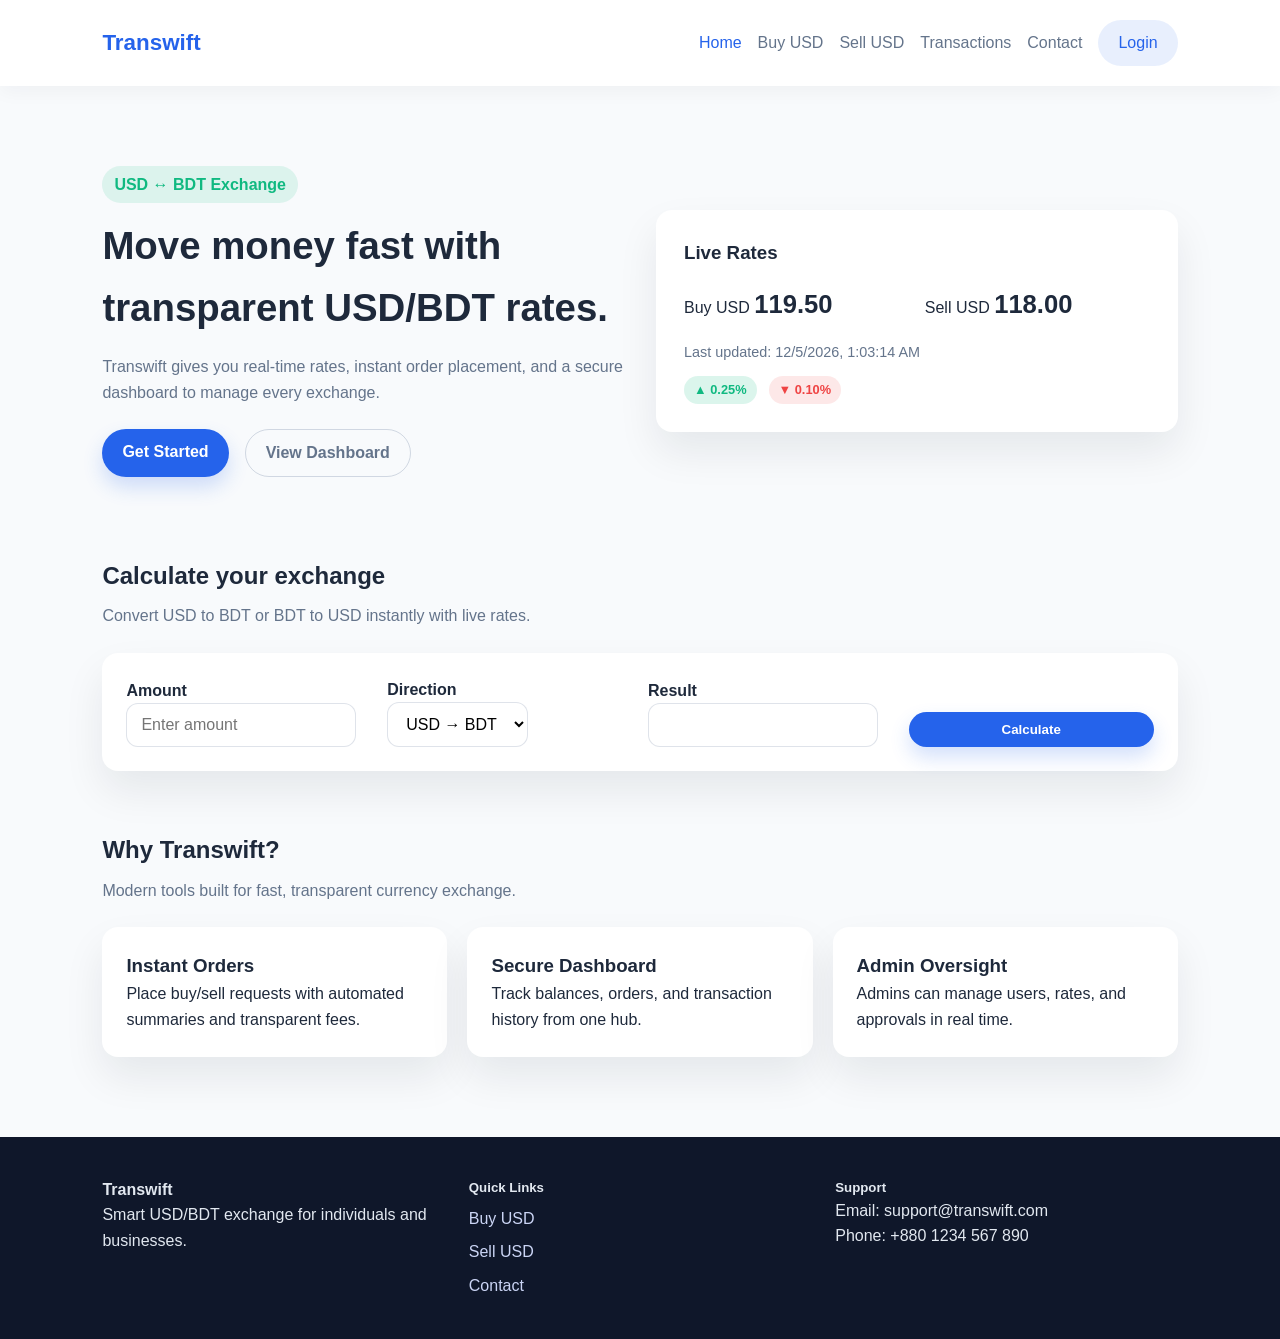
<file: index.html>
<!DOCTYPE html>
<html lang="en">
<head>
  <meta charset="UTF-8" />
  <meta name="viewport" content="width=device-width, initial-scale=1.0" />
  <title>Transwift | USD to BDT Exchange</title>
  <meta name="description" content="Transwift helps you exchange USD to BDT instantly with transparent buy/sell rates, secure orders, and real-time tracking." />
  <link rel="icon" type="image/svg+xml" href="assets/images/favicon.svg" />
  <link rel="stylesheet" href="css/style.css" />
  <script defer src="js/main.js"></script>
  <script defer src="js/rates.js"></script>
</head>
<body>
  <header class="site-header">
    <nav class="navbar">
      <a class="logo" href="index.html">Transwift</a>
      <button class="nav-toggle" aria-label="Toggle navigation">☰</button>
      <div class="nav-links">
        <a href="index.html" class="active">Home</a>
        <a href="buy.html">Buy USD</a>
        <a href="sell.html">Sell USD</a>
        <a href="transactions.html">Transactions</a>
        <a href="contact.html">Contact</a>
        <a href="login.html" class="btn secondary">Login</a>
      </div>
    </nav>
  </header>

  <main>
    <section class="hero">
      <div class="hero-content">
        <p class="pill">USD ↔ BDT Exchange</p>
        <h1>Move money fast with transparent USD/BDT rates.</h1>
        <p class="lead">Transwift gives you real-time rates, instant order placement, and a secure dashboard to manage every exchange.</p>
        <div class="hero-actions">
          <a class="btn primary" href="register.html">Get Started</a>
          <a class="btn ghost" href="dashboard.html">View Dashboard</a>
        </div>
      </div>
      <div class="hero-card">
        <h3>Live Rates</h3>
        <div class="rate-grid">
          <div>
            <span>Buy USD</span>
            <strong id="buyRate">119.50</strong>
          </div>
          <div>
            <span>Sell USD</span>
            <strong id="sellRate">118.00</strong>
          </div>
        </div>
        <p class="rate-updated">Last updated: <span id="rateUpdated">--</span></p>
        <div class="trend">
          <span id="buyTrend" class="trend-indicator up">▲ 0.25%</span>
          <span id="sellTrend" class="trend-indicator down">▼ 0.10%</span>
        </div>
      </div>
    </section>

    <section class="section">
      <div class="section-header">
        <h2>Calculate your exchange</h2>
        <p>Convert USD to BDT or BDT to USD instantly with live rates.</p>
      </div>
      <div class="calculator card">
        <div>
          <label for="calcAmount">Amount</label>
          <input type="number" id="calcAmount" placeholder="Enter amount" />
        </div>
        <div>
          <label for="calcDirection">Direction</label>
          <select id="calcDirection">
            <option value="usdToBdt">USD → BDT</option>
            <option value="bdtToUsd">BDT → USD</option>
          </select>
        </div>
        <div>
          <label for="calcResult">Result</label>
          <input type="text" id="calcResult" readonly />
        </div>
        <button class="btn primary" id="calcBtn">Calculate</button>
      </div>
    </section>

    <section class="section features">
      <div class="section-header">
        <h2>Why Transwift?</h2>
        <p>Modern tools built for fast, transparent currency exchange.</p>
      </div>
      <div class="feature-grid">
        <article class="card">
          <h3>Instant Orders</h3>
          <p>Place buy/sell requests with automated summaries and transparent fees.</p>
        </article>
        <article class="card">
          <h3>Secure Dashboard</h3>
          <p>Track balances, orders, and transaction history from one hub.</p>
        </article>
        <article class="card">
          <h3>Admin Oversight</h3>
          <p>Admins can manage users, rates, and approvals in real time.</p>
        </article>
      </div>
    </section>
  </main>

  <footer class="site-footer">
    <div>
      <h4>Transwift</h4>
      <p>Smart USD/BDT exchange for individuals and businesses.</p>
    </div>
    <div>
      <h5>Quick Links</h5>
      <a href="buy.html">Buy USD</a>
      <a href="sell.html">Sell USD</a>
      <a href="contact.html">Contact</a>
    </div>
    <div>
      <h5>Support</h5>
      <p>Email: support@transwift.com</p>
      <p>Phone: +880 1234 567 890</p>
    </div>
  </footer>
</body>
</html>
</file>
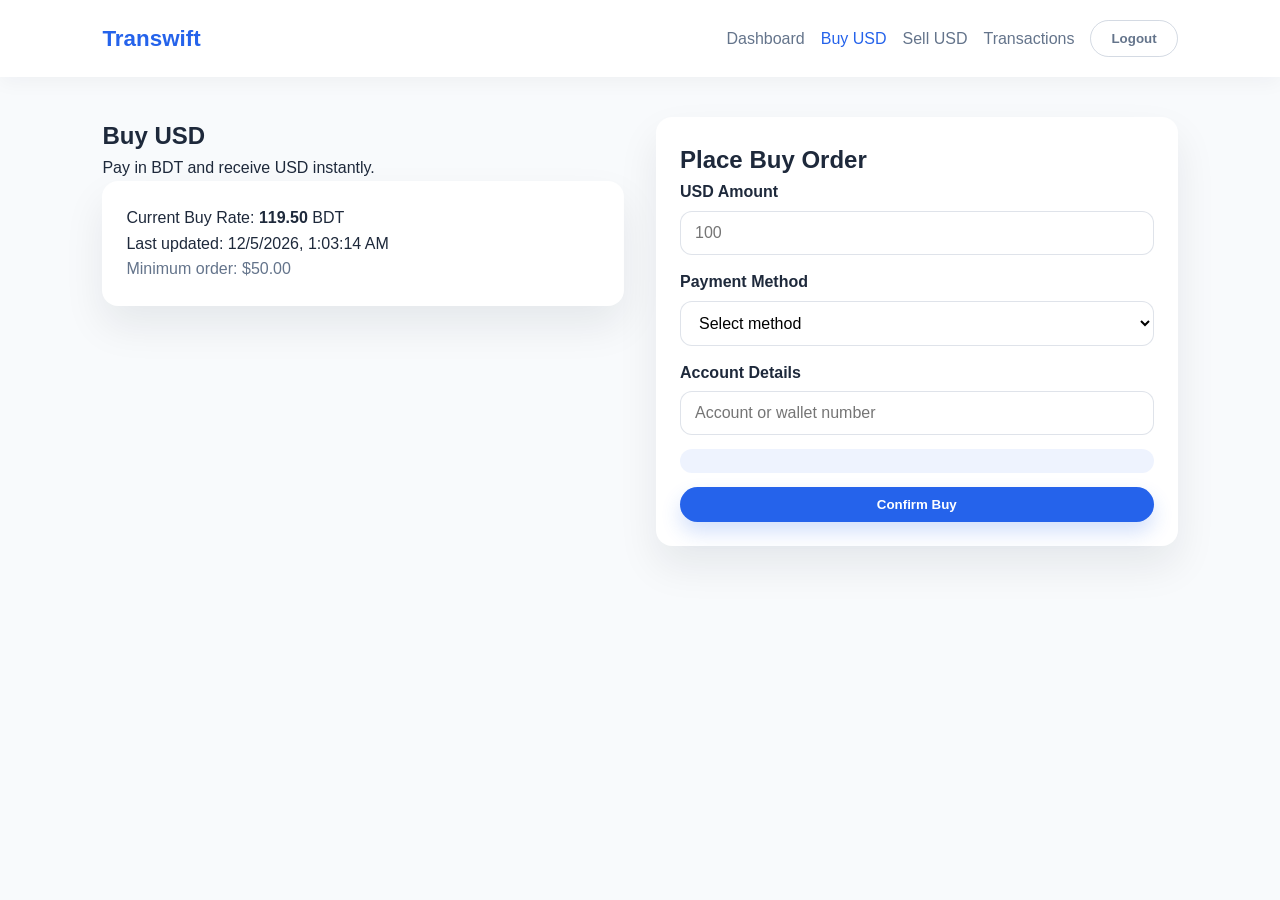
<file: buy.html>
<!DOCTYPE html>
<html lang="en">
<head>
  <meta charset="UTF-8" />
  <meta name="viewport" content="width=device-width, initial-scale=1.0" />
  <title>Buy USD | Transwift</title>
  <meta name="description" content="Buy USD with BDT using Transwift's secure exchange." />
  <link rel="icon" type="image/svg+xml" href="assets/images/favicon.svg" />
  <link rel="stylesheet" href="css/style.css" />
  <link rel="stylesheet" href="css/dashboard.css" />
  <script defer src="js/main.js"></script>
  <script defer src="js/rates.js"></script>
  <script defer src="js/orders.js"></script>
</head>
<body>
  <header class="site-header">
    <nav class="navbar">
      <a class="logo" href="index.html">Transwift</a>
      <button class="nav-toggle" aria-label="Toggle navigation">☰</button>
      <div class="nav-links">
        <a href="dashboard.html">Dashboard</a>
        <a href="buy.html" class="active">Buy USD</a>
        <a href="sell.html">Sell USD</a>
        <a href="transactions.html">Transactions</a>
        <button class="btn ghost" id="logoutBtn">Logout</button>
      </div>
    </nav>
  </header>

  <main class="order-page">
    <section class="order-summary">
      <h1>Buy USD</h1>
      <p>Pay in BDT and receive USD instantly.</p>
      <div class="card">
        <p>Current Buy Rate: <strong id="buyRate">119.50</strong> BDT</p>
        <p>Last updated: <span id="rateUpdated">--</span></p>
        <p class="muted">Minimum order: $<span id="minOrder">--</span></p>
      </div>
    </section>

    <section class="order-form card">
      <h2>Place Buy Order</h2>
      <form id="buyForm" data-type="Buy">
        <label>USD Amount
          <input type="number" id="usdAmount" placeholder="100" required />
        </label>
        <label>Payment Method
          <select id="paymentMethod" required></select>
        </label>
        <label>Account Details
          <input type="text" id="accountDetails" placeholder="Account or wallet number" required />
        </label>
        <div class="order-result" id="orderSummary"></div>
        <button class="btn primary" type="submit">Confirm Buy</button>
      </form>
    </section>
  </main>

  <div class="modal" id="orderModal" aria-hidden="true">
    <div class="modal-content">
      <h3>Order Confirmed</h3>
      <p id="modalMessage"></p>
      <button class="btn primary" id="closeModal">Done</button>
    </div>
  </div>
</body>
</html>
</file>
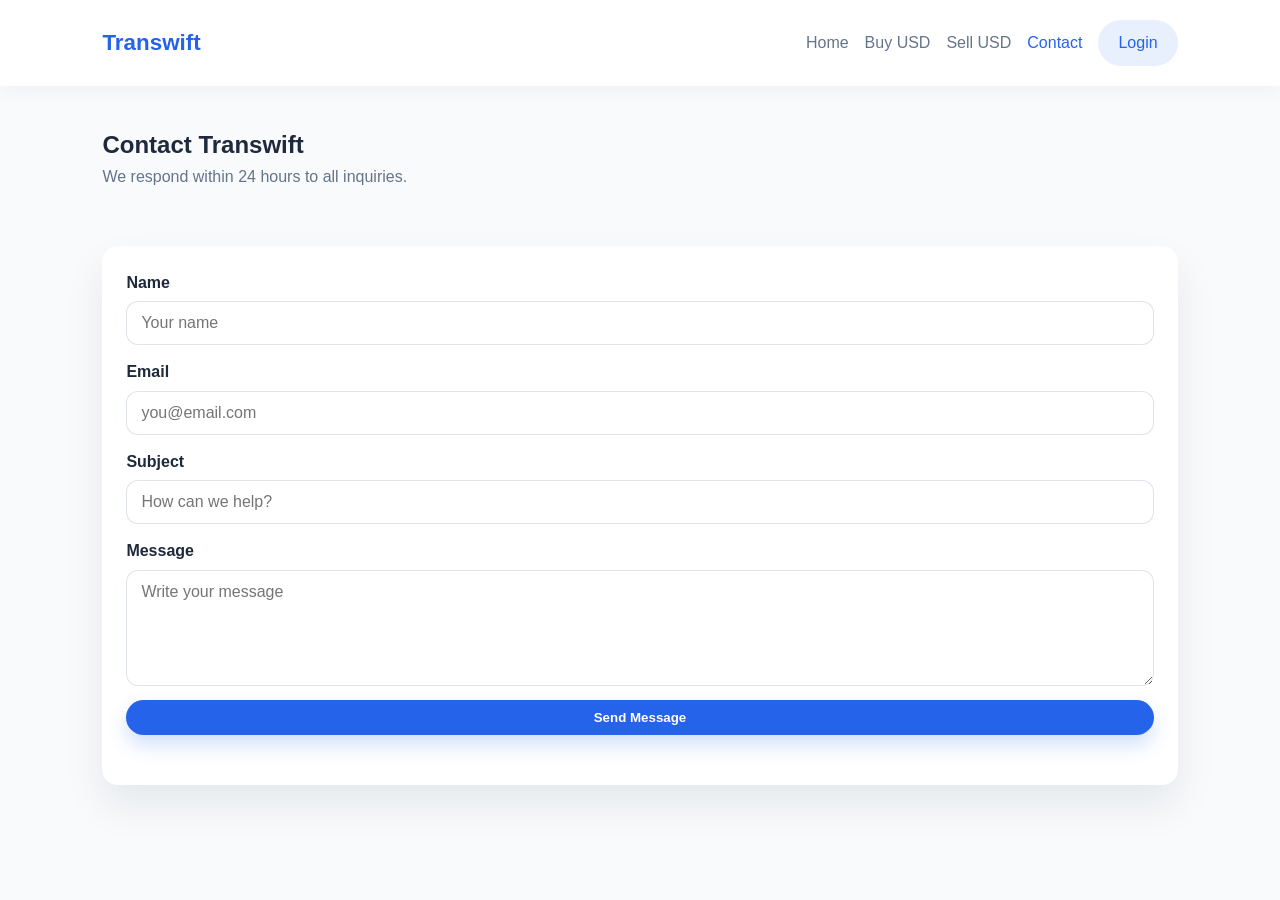
<file: contact.html>
<!DOCTYPE html>
<html lang="en">
<head>
  <meta charset="UTF-8" />
  <meta name="viewport" content="width=device-width, initial-scale=1.0" />
  <title>Contact | Transwift</title>
  <meta name="description" content="Contact Transwift support for USD/BDT exchange help." />
  <link rel="icon" type="image/svg+xml" href="assets/images/favicon.svg" />
  <link rel="stylesheet" href="css/style.css" />
  <link rel="stylesheet" href="css/dashboard.css" />
  <script defer src="js/main.js"></script>
</head>
<body>
  <header class="site-header">
    <nav class="navbar">
      <a class="logo" href="index.html">Transwift</a>
      <button class="nav-toggle" aria-label="Toggle navigation">☰</button>
      <div class="nav-links">
        <a href="index.html">Home</a>
        <a href="buy.html">Buy USD</a>
        <a href="sell.html">Sell USD</a>
        <a href="contact.html" class="active">Contact</a>
        <a href="login.html" class="btn secondary">Login</a>
      </div>
    </nav>
  </header>

  <main class="contact-page">
    <section class="section-header">
      <div>
        <h1>Contact Transwift</h1>
        <p>We respond within 24 hours to all inquiries.</p>
      </div>
    </section>

    <section class="card contact-card">
      <form id="contactForm">
        <label>Name
          <input type="text" id="contactName" required placeholder="Your name" />
        </label>
        <label>Email
          <input type="email" id="contactEmail" required placeholder="you@email.com" />
        </label>
        <label>Subject
          <input type="text" id="contactSubject" required placeholder="How can we help?" />
        </label>
        <label>Message
          <textarea id="contactMessage" rows="5" required placeholder="Write your message"></textarea>
        </label>
        <button class="btn primary" type="submit">Send Message</button>
        <p class="helper" id="contactSuccess"></p>
      </form>
    </section>
  </main>
</body>
</html>
</file>
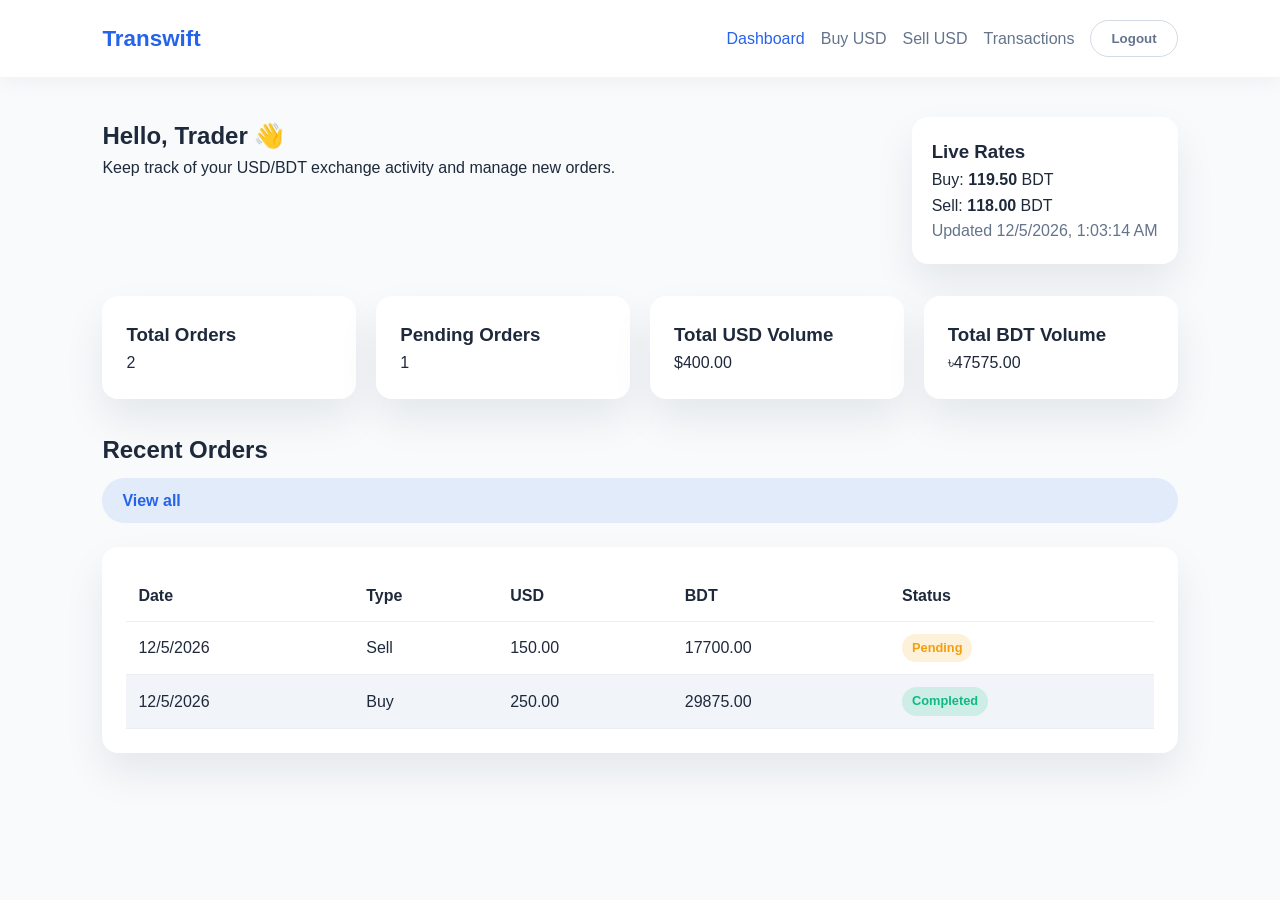
<file: dashboard.html>
<!DOCTYPE html>
<html lang="en">
<head>
  <meta charset="UTF-8" />
  <meta name="viewport" content="width=device-width, initial-scale=1.0" />
  <title>User Dashboard | Transwift</title>
  <meta name="description" content="Transwift dashboard to manage USD/BDT exchanges, orders, and insights." />
  <link rel="icon" type="image/svg+xml" href="assets/images/favicon.svg" />
  <link rel="stylesheet" href="css/style.css" />
  <link rel="stylesheet" href="css/dashboard.css" />
  <script defer src="js/main.js"></script>
  <script defer src="js/rates.js"></script>
</head>
<body>
  <header class="site-header">
    <nav class="navbar">
      <a class="logo" href="index.html">Transwift</a>
      <button class="nav-toggle" aria-label="Toggle navigation">☰</button>
      <div class="nav-links">
        <a href="dashboard.html" class="active">Dashboard</a>
        <a href="buy.html">Buy USD</a>
        <a href="sell.html">Sell USD</a>
        <a href="transactions.html">Transactions</a>
        <button class="btn ghost" id="logoutBtn">Logout</button>
      </div>
    </nav>
  </header>

  <main class="dashboard">
    <section class="dashboard-hero">
      <div>
        <h1>Hello, <span id="userName">Trader</span> 👋</h1>
        <p>Keep track of your USD/BDT exchange activity and manage new orders.</p>
      </div>
      <div class="dashboard-card">
        <h3>Live Rates</h3>
        <p>Buy: <strong id="buyRate">119.50</strong> BDT</p>
        <p>Sell: <strong id="sellRate">118.00</strong> BDT</p>
        <p class="muted">Updated <span id="rateUpdated">--</span></p>
      </div>
    </section>

    <section class="stats-grid">
      <article class="card">
        <h3>Total Orders</h3>
        <p id="statOrders">0</p>
      </article>
      <article class="card">
        <h3>Pending Orders</h3>
        <p id="statPending">0</p>
      </article>
      <article class="card">
        <h3>Total USD Volume</h3>
        <p id="statUsd">$0.00</p>
      </article>
      <article class="card">
        <h3>Total BDT Volume</h3>
        <p id="statBdt">৳0.00</p>
      </article>
    </section>

    <section class="recent-orders">
      <div class="section-header">
        <h2>Recent Orders</h2>
        <a class="btn secondary" href="transactions.html">View all</a>
      </div>
      <div class="card">
        <table>
          <thead>
            <tr>
              <th>Date</th>
              <th>Type</th>
              <th>USD</th>
              <th>BDT</th>
              <th>Status</th>
            </tr>
          </thead>
          <tbody id="recentOrders"></tbody>
        </table>
      </div>
    </section>
  </main>

  <script>
    document.addEventListener('DOMContentLoaded', () => {
      const user = JSON.parse(localStorage.getItem('tw_active_user') || '{}');
      if (user.name) {
        document.getElementById('userName').textContent = user.name;
      }
      const orders = JSON.parse(localStorage.getItem('tw_transactions') || '[]');
      const stats = {
        total: orders.length,
        pending: orders.filter((o) => o.status === 'Pending').length,
        usd: orders.reduce((sum, o) => sum + Number(o.usdAmount || 0), 0),
        bdt: orders.reduce((sum, o) => sum + Number(o.bdtAmount || 0), 0),
      };
      document.getElementById('statOrders').textContent = stats.total;
      document.getElementById('statPending').textContent = stats.pending;
      document.getElementById('statUsd').textContent = `$${stats.usd.toFixed(2)}`;
      document.getElementById('statBdt').textContent = `৳${stats.bdt.toFixed(2)}`;

      const recent = orders.slice(-4).reverse();
      const tbody = document.getElementById('recentOrders');
      tbody.innerHTML = recent
        .map(
          (o) => `
            <tr>
              <td>${o.date}</td>
              <td>${o.type}</td>
              <td>${Number(o.usdAmount).toFixed(2)}</td>
              <td>${Number(o.bdtAmount).toFixed(2)}</td>
              <td><span class="badge ${o.status.toLowerCase()}">${o.status}</span></td>
            </tr>
          `
        )
        .join('');
    });
  </script>
</body>
</html>
</file>
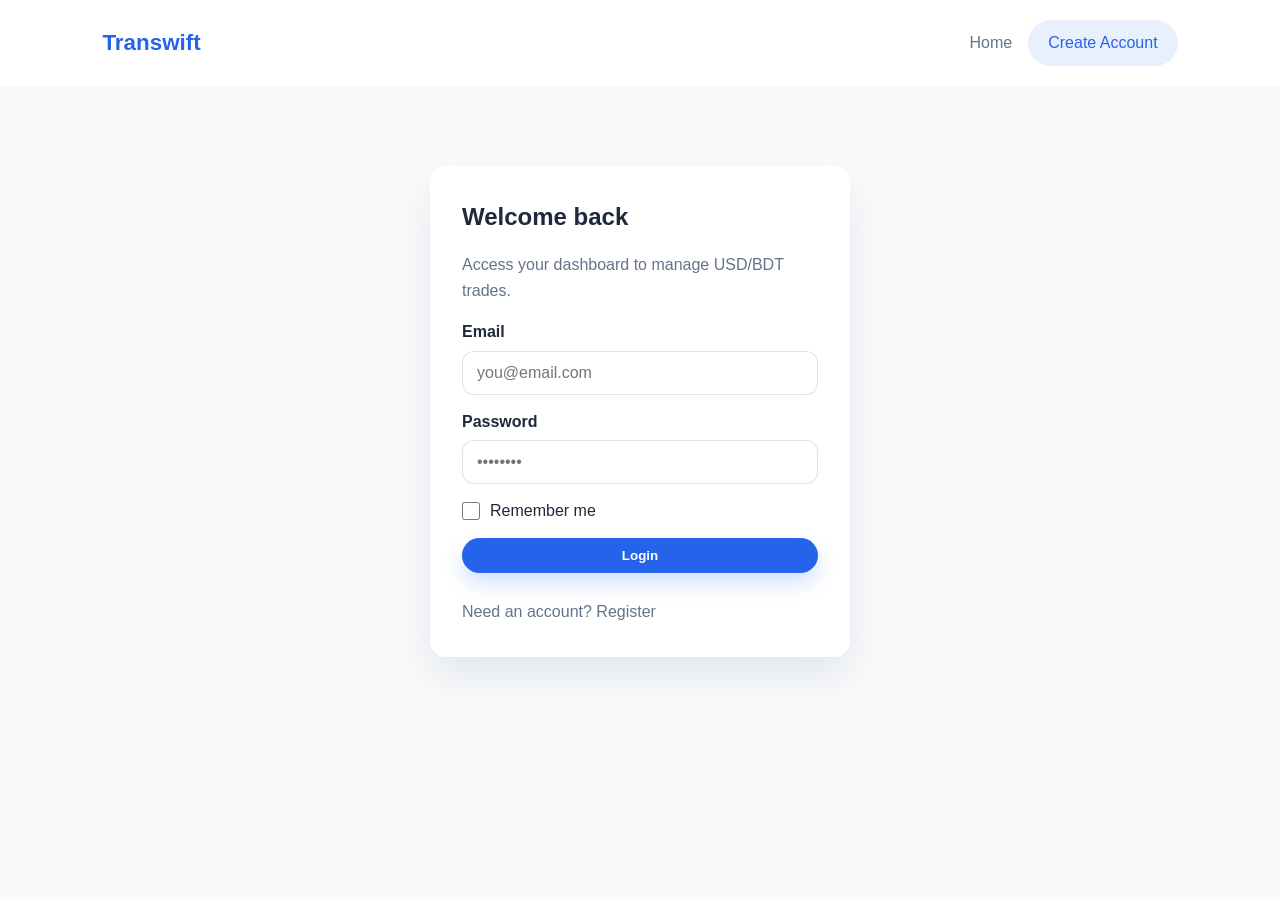
<file: login.html>
<!DOCTYPE html>
<html lang="en">
<head>
  <meta charset="UTF-8" />
  <meta name="viewport" content="width=device-width, initial-scale=1.0" />
  <title>Login | Transwift</title>
  <meta name="description" content="Login to your Transwift account to manage USD/BDT exchanges." />
  <link rel="icon" type="image/svg+xml" href="assets/images/favicon.svg" />
  <link rel="stylesheet" href="css/style.css" />
  <link rel="stylesheet" href="css/auth.css" />
  <script defer src="js/main.js"></script>
  <script defer src="js/auth.js"></script>
</head>
<body>
  <header class="site-header compact">
    <nav class="navbar">
      <a class="logo" href="index.html">Transwift</a>
      <div class="nav-links">
        <a href="index.html">Home</a>
        <a href="register.html" class="btn secondary">Create Account</a>
      </div>
    </nav>
  </header>

  <main class="auth-container">
    <section class="auth-card">
      <h1>Welcome back</h1>
      <p class="muted">Access your dashboard to manage USD/BDT trades.</p>
      <form id="loginForm">
        <label>Email
          <input type="email" id="loginEmail" required placeholder="you@email.com" />
        </label>
        <label>Password
          <input type="password" id="loginPassword" required placeholder="••••••••" />
        </label>
        <label class="checkbox">
          <input type="checkbox" id="rememberMe" /> Remember me
        </label>
        <button class="btn primary" type="submit">Login</button>
        <p class="helper">Need an account? <a href="register.html">Register</a></p>
      </form>
    </section>
  </main>
</body>
</html>
</file>
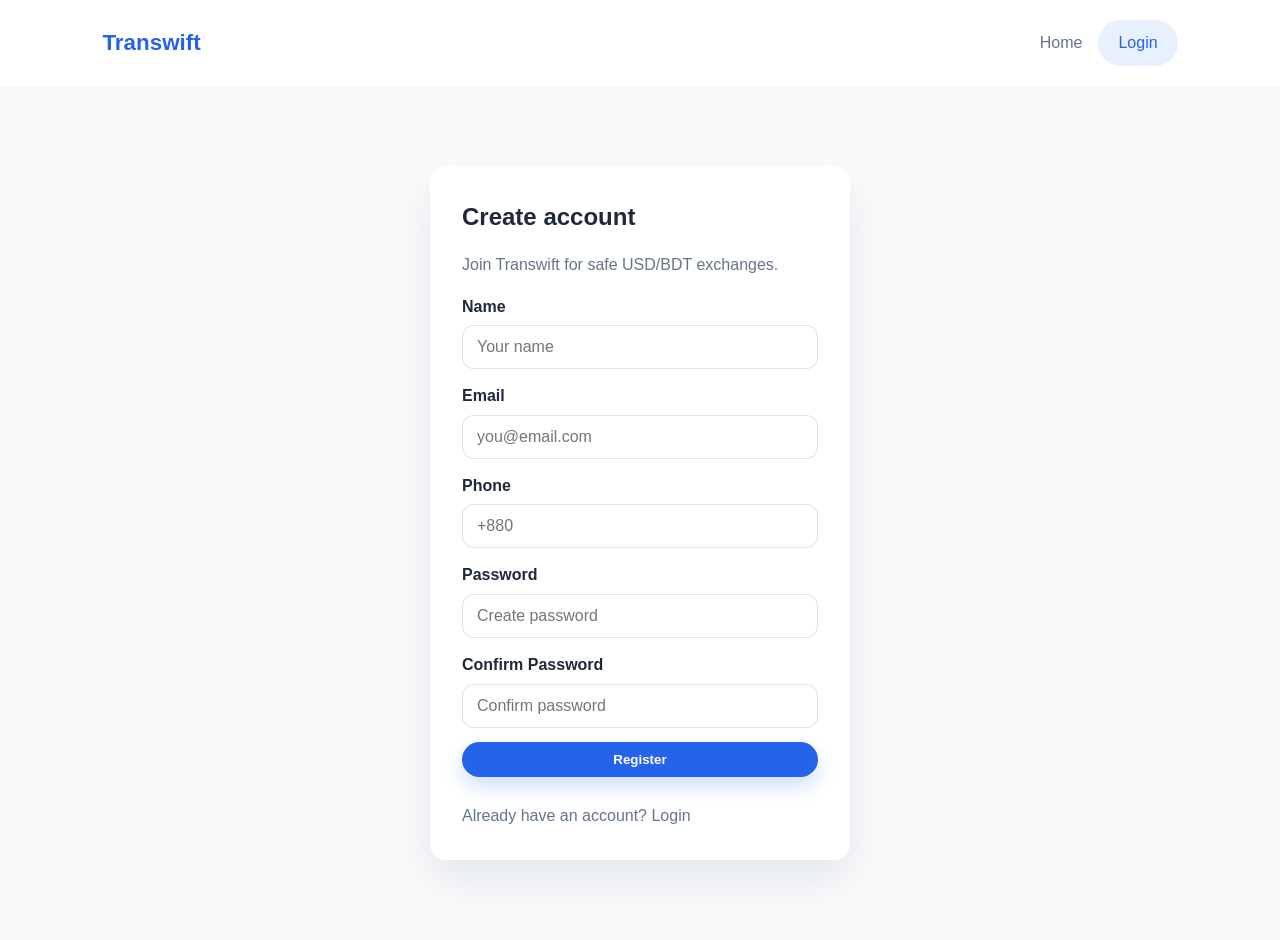
<file: register.html>
<!DOCTYPE html>
<html lang="en">
<head>
  <meta charset="UTF-8" />
  <meta name="viewport" content="width=device-width, initial-scale=1.0" />
  <title>Register | Transwift</title>
  <meta name="description" content="Create a Transwift account to exchange USD and BDT securely." />
  <link rel="icon" type="image/svg+xml" href="assets/images/favicon.svg" />
  <link rel="stylesheet" href="css/style.css" />
  <link rel="stylesheet" href="css/auth.css" />
  <script defer src="js/main.js"></script>
  <script defer src="js/auth.js"></script>
</head>
<body>
  <header class="site-header compact">
    <nav class="navbar">
      <a class="logo" href="index.html">Transwift</a>
      <div class="nav-links">
        <a href="index.html">Home</a>
        <a href="login.html" class="btn secondary">Login</a>
      </div>
    </nav>
  </header>

  <main class="auth-container">
    <section class="auth-card">
      <h1>Create account</h1>
      <p class="muted">Join Transwift for safe USD/BDT exchanges.</p>
      <form id="registerForm">
        <label>Name
          <input type="text" id="regName" required placeholder="Your name" />
        </label>
        <label>Email
          <input type="email" id="regEmail" required placeholder="you@email.com" />
        </label>
        <label>Phone
          <input type="tel" id="regPhone" required placeholder="+880" />
        </label>
        <label>Password
          <input type="password" id="regPassword" required placeholder="Create password" />
        </label>
        <label>Confirm Password
          <input type="password" id="regConfirm" required placeholder="Confirm password" />
        </label>
        <button class="btn primary" type="submit">Register</button>
        <p class="helper">Already have an account? <a href="login.html">Login</a></p>
      </form>
    </section>
  </main>
</body>
</html>
</file>
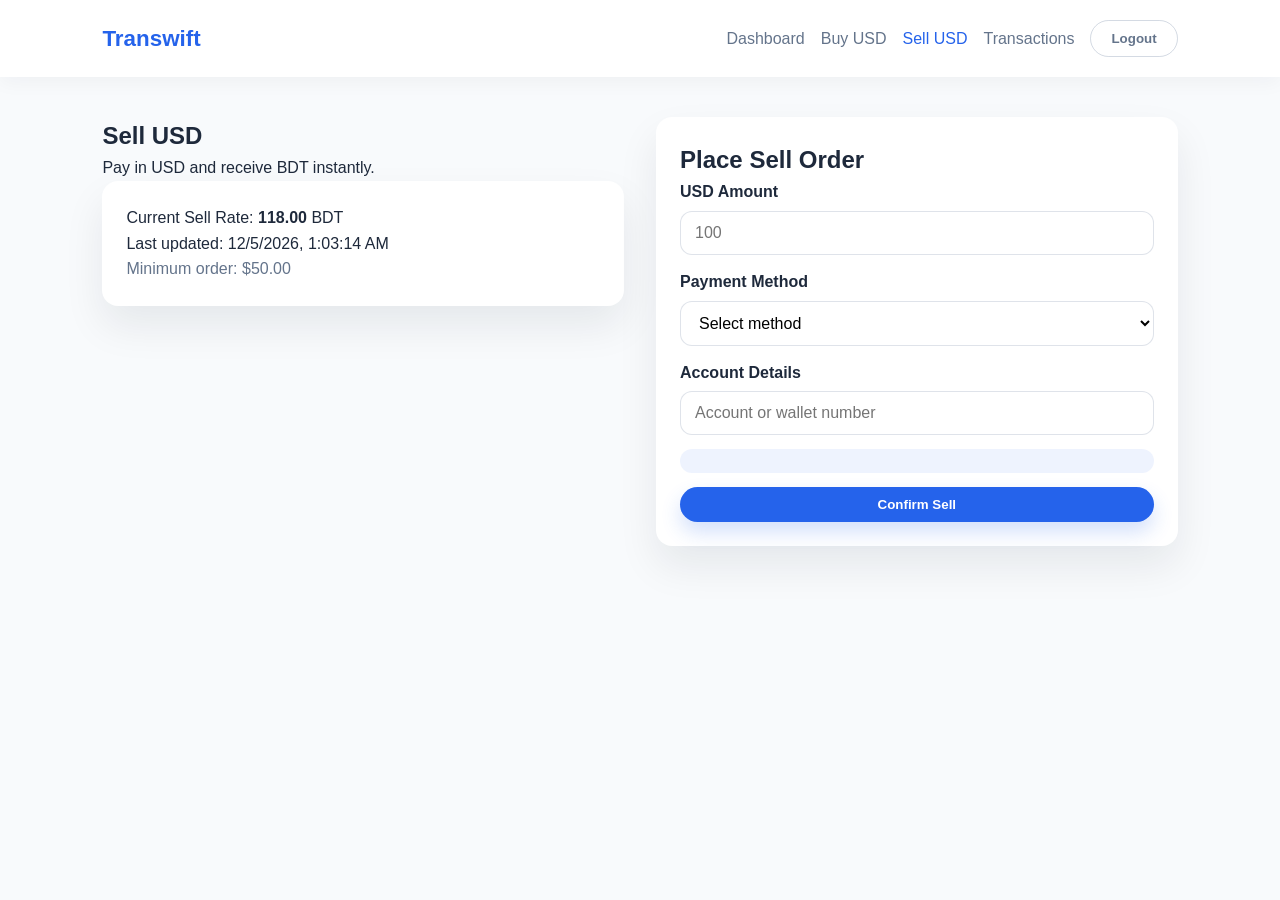
<file: sell.html>
<!DOCTYPE html>
<html lang="en">
<head>
  <meta charset="UTF-8" />
  <meta name="viewport" content="width=device-width, initial-scale=1.0" />
  <title>Sell USD | Transwift</title>
  <meta name="description" content="Sell USD for BDT instantly with Transwift." />
  <link rel="icon" type="image/svg+xml" href="assets/images/favicon.svg" />
  <link rel="stylesheet" href="css/style.css" />
  <link rel="stylesheet" href="css/dashboard.css" />
  <script defer src="js/main.js"></script>
  <script defer src="js/rates.js"></script>
  <script defer src="js/orders.js"></script>
</head>
<body>
  <header class="site-header">
    <nav class="navbar">
      <a class="logo" href="index.html">Transwift</a>
      <button class="nav-toggle" aria-label="Toggle navigation">☰</button>
      <div class="nav-links">
        <a href="dashboard.html">Dashboard</a>
        <a href="buy.html">Buy USD</a>
        <a href="sell.html" class="active">Sell USD</a>
        <a href="transactions.html">Transactions</a>
        <button class="btn ghost" id="logoutBtn">Logout</button>
      </div>
    </nav>
  </header>

  <main class="order-page">
    <section class="order-summary">
      <h1>Sell USD</h1>
      <p>Pay in USD and receive BDT instantly.</p>
      <div class="card">
        <p>Current Sell Rate: <strong id="sellRate">118.00</strong> BDT</p>
        <p>Last updated: <span id="rateUpdated">--</span></p>
        <p class="muted">Minimum order: $<span id="minOrder">--</span></p>
      </div>
    </section>

    <section class="order-form card">
      <h2>Place Sell Order</h2>
      <form id="sellForm" data-type="Sell">
        <label>USD Amount
          <input type="number" id="usdAmount" placeholder="100" required />
        </label>
        <label>Payment Method
          <select id="paymentMethod" required></select>
        </label>
        <label>Account Details
          <input type="text" id="accountDetails" placeholder="Account or wallet number" required />
        </label>
        <div class="order-result" id="orderSummary"></div>
        <button class="btn primary" type="submit">Confirm Sell</button>
      </form>
    </section>
  </main>

  <div class="modal" id="orderModal" aria-hidden="true">
    <div class="modal-content">
      <h3>Order Confirmed</h3>
      <p id="modalMessage"></p>
      <button class="btn primary" id="closeModal">Done</button>
    </div>
  </div>
</body>
</html>
</file>
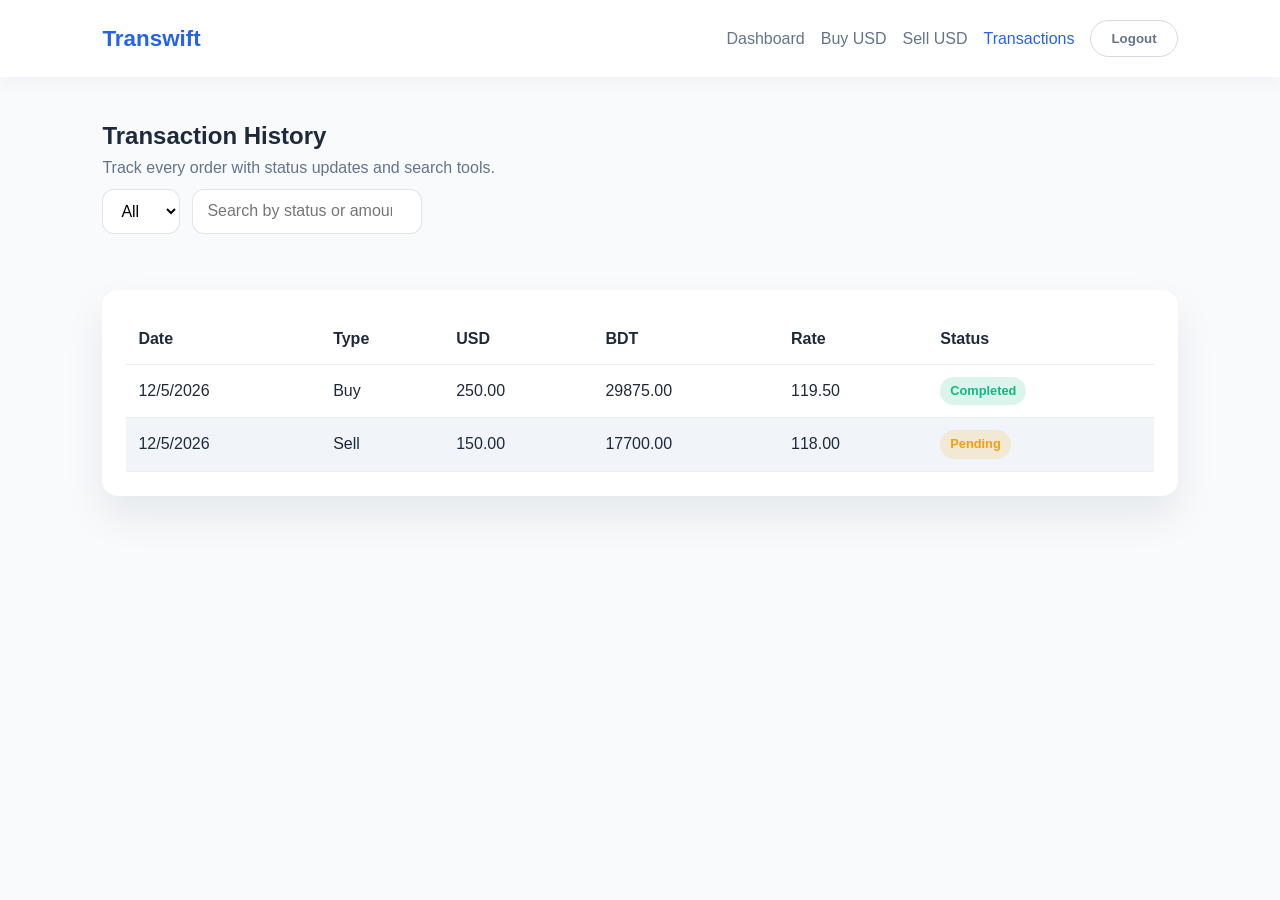
<file: transactions.html>
<!DOCTYPE html>
<html lang="en">
<head>
  <meta charset="UTF-8" />
  <meta name="viewport" content="width=device-width, initial-scale=1.0" />
  <title>Transactions | Transwift</title>
  <meta name="description" content="Review your USD/BDT transaction history and filter by type or status." />
  <link rel="icon" type="image/svg+xml" href="assets/images/favicon.svg" />
  <link rel="stylesheet" href="css/style.css" />
  <link rel="stylesheet" href="css/dashboard.css" />
  <script defer src="js/main.js"></script>
  <script defer src="js/transactions.js"></script>
</head>
<body>
  <header class="site-header">
    <nav class="navbar">
      <a class="logo" href="index.html">Transwift</a>
      <button class="nav-toggle" aria-label="Toggle navigation">☰</button>
      <div class="nav-links">
        <a href="dashboard.html">Dashboard</a>
        <a href="buy.html">Buy USD</a>
        <a href="sell.html">Sell USD</a>
        <a href="transactions.html" class="active">Transactions</a>
        <button class="btn ghost" id="logoutBtn">Logout</button>
      </div>
    </nav>
  </header>

  <main class="transactions-page">
    <section class="section-header">
      <div>
        <h1>Transaction History</h1>
        <p>Track every order with status updates and search tools.</p>
      </div>
      <div class="filters">
        <select id="filterType">
          <option value="All">All</option>
          <option value="Buy">Buy</option>
          <option value="Sell">Sell</option>
        </select>
        <input type="search" id="searchInput" placeholder="Search by status or amount" />
      </div>
    </section>

    <div class="card">
      <table>
        <thead>
          <tr>
            <th>Date</th>
            <th>Type</th>
            <th>USD</th>
            <th>BDT</th>
            <th>Rate</th>
            <th>Status</th>
          </tr>
        </thead>
        <tbody id="transactionTable"></tbody>
      </table>
    </div>
  </main>
</body>
</html>
</file>
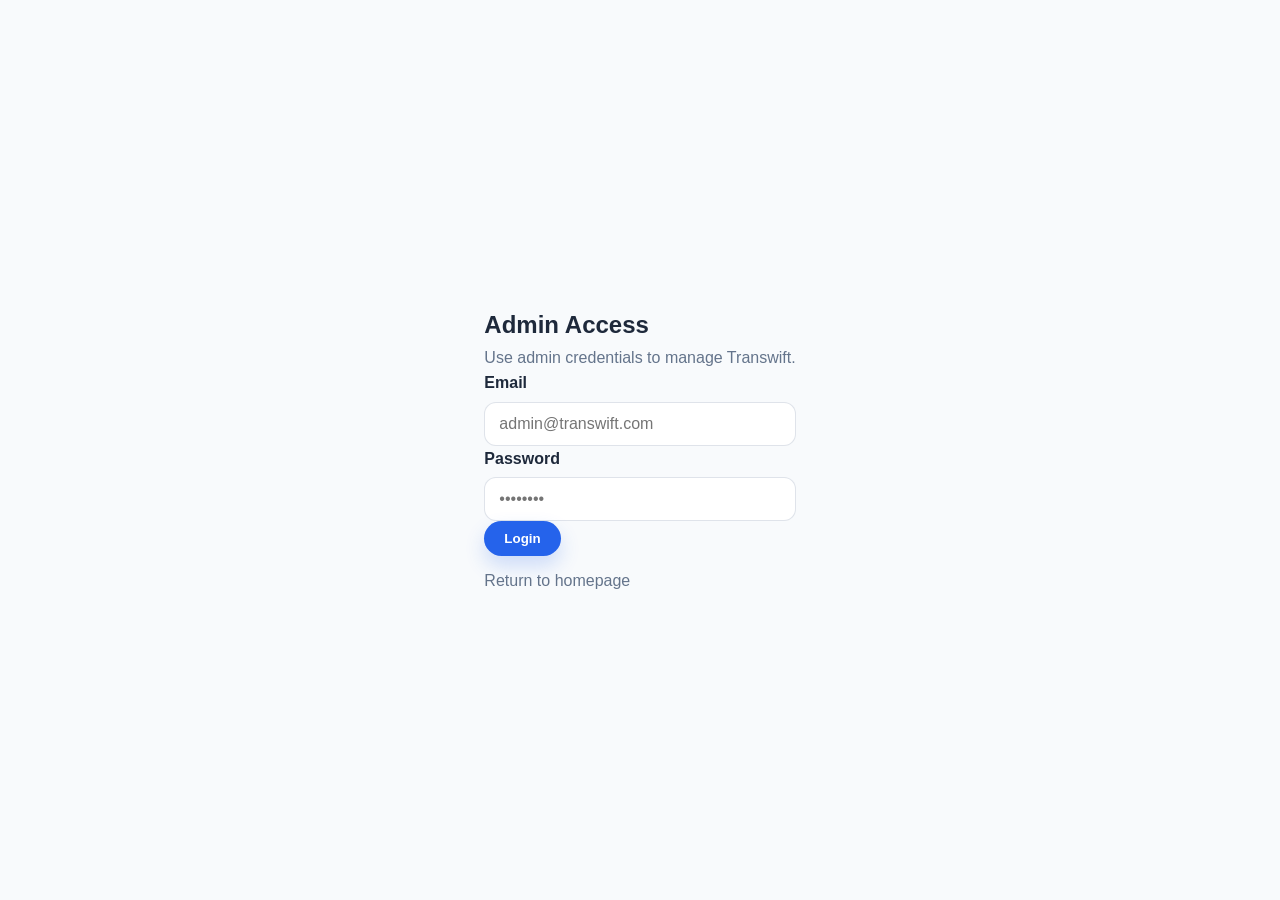
<file: admin/dashboard.html>
<!DOCTYPE html>
<html lang="en">
<head>
  <meta charset="UTF-8" />
  <meta name="viewport" content="width=device-width, initial-scale=1.0" />
  <title>Admin Dashboard | Transwift</title>
  <meta name="description" content="Admin dashboard for Transwift exchange management." />
  <link rel="icon" type="image/svg+xml" href="../assets/images/favicon.svg" />
  <link rel="stylesheet" href="../css/style.css" />
  <link rel="stylesheet" href="../css/admin.css" />
  <script defer src="../js/main.js"></script>
  <script defer src="../js/admin.js"></script>
</head>
<body>
  <header class="admin-header">
    <h1>Transwift Admin</h1>
    <nav>
      <a class="active" href="dashboard.html">Overview</a>
      <a href="orders.html">Orders</a>
      <a href="users.html">Users</a>
      <a href="rates.html">Rates</a>
      <button class="btn ghost" id="adminLogout">Logout</button>
    </nav>
  </header>

  <main class="admin-dashboard">
    <section class="stats-grid">
      <article class="card">
        <h3>Total Transactions</h3>
        <p id="adminTotalTransactions">0</p>
      </article>
      <article class="card">
        <h3>Total USD Volume</h3>
        <p id="adminUsdVolume">$0.00</p>
      </article>
      <article class="card">
        <h3>Total BDT Volume</h3>
        <p id="adminBdtVolume">৳0.00</p>
      </article>
      <article class="card">
        <h3>Pending Orders</h3>
        <p id="adminPendingOrders">0</p>
      </article>
      <article class="card">
        <h3>Total Users</h3>
        <p id="adminUserCount">0</p>
      </article>
    </section>

    <section class="card">
      <h2>Latest Orders</h2>
      <table>
        <thead>
          <tr>
            <th>Date</th>
            <th>User</th>
            <th>Type</th>
            <th>USD</th>
            <th>Status</th>
          </tr>
        </thead>
        <tbody id="adminLatestOrders"></tbody>
      </table>
    </section>
  </main>
</body>
</html>
</file>
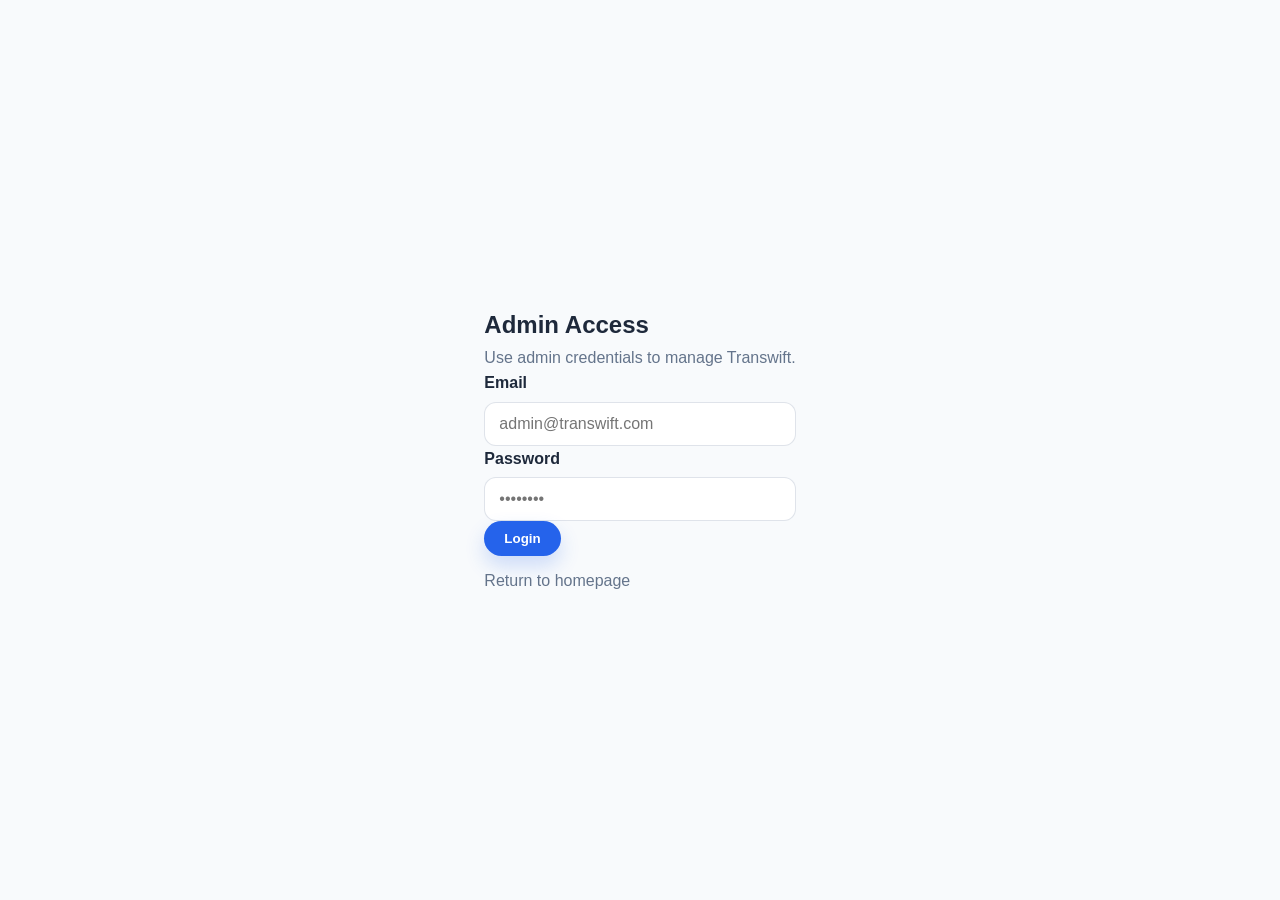
<file: admin/login.html>
<!DOCTYPE html>
<html lang="en">
<head>
  <meta charset="UTF-8" />
  <meta name="viewport" content="width=device-width, initial-scale=1.0" />
  <title>Admin Login | Transwift</title>
  <meta name="description" content="Admin login for Transwift exchange management." />
  <link rel="icon" type="image/svg+xml" href="../assets/images/favicon.svg" />
  <link rel="stylesheet" href="../css/style.css" />
  <link rel="stylesheet" href="../css/admin.css" />
  <script defer src="../js/main.js"></script>
  <script defer src="../js/admin.js"></script>
</head>
<body>
  <main class="admin-login">
    <section class="auth-card">
      <h1>Admin Access</h1>
      <p class="muted">Use admin credentials to manage Transwift.</p>
      <form id="adminLoginForm">
        <label>Email
          <input type="email" id="adminEmail" required placeholder="admin@transwift.com" />
        </label>
        <label>Password
          <input type="password" id="adminPassword" required placeholder="••••••••" />
        </label>
        <button class="btn primary" type="submit">Login</button>
        <p class="helper">Return to <a href="../index.html">homepage</a></p>
      </form>
    </section>
  </main>
</body>
</html>
</file>
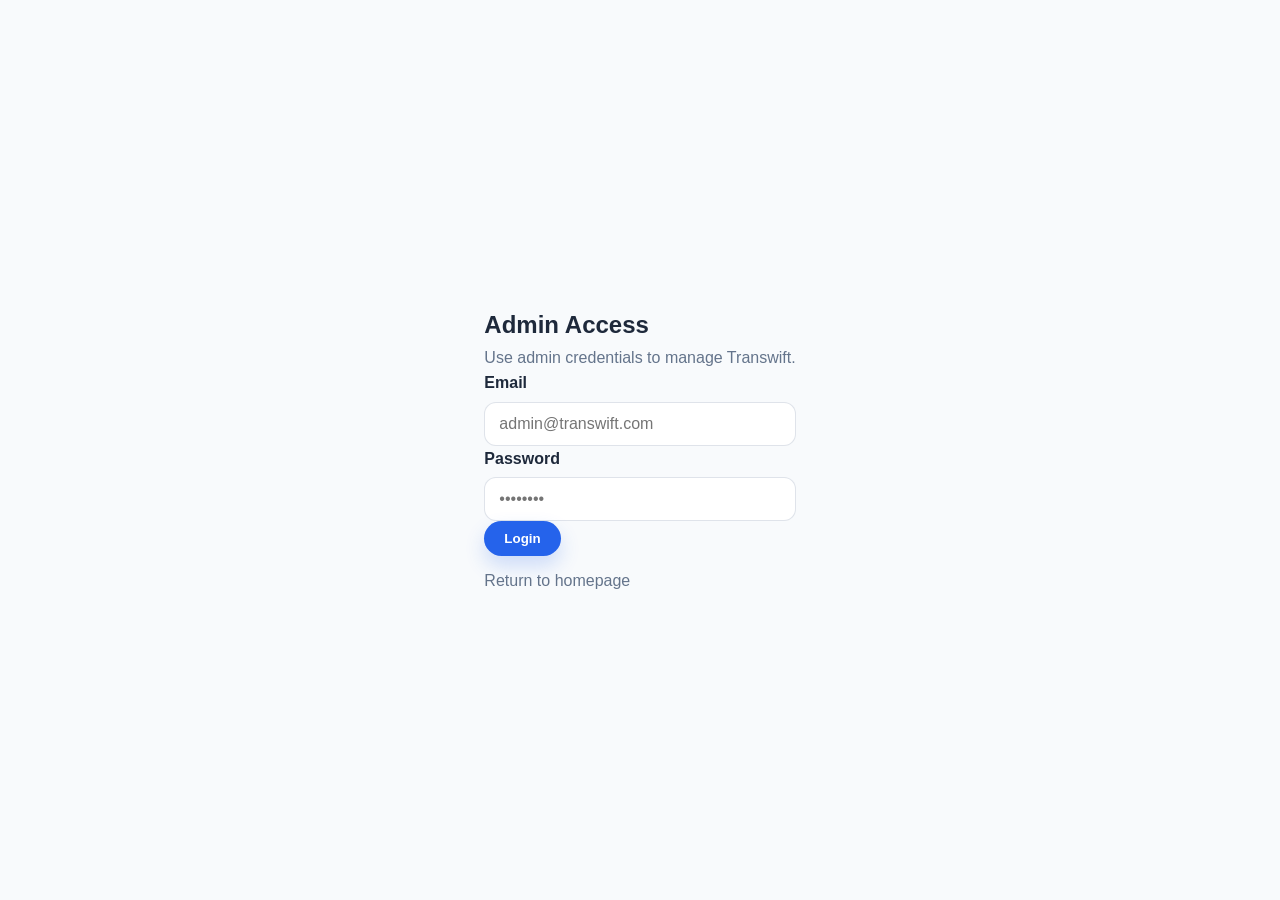
<file: admin/orders.html>
<!DOCTYPE html>
<html lang="en">
<head>
  <meta charset="UTF-8" />
  <meta name="viewport" content="width=device-width, initial-scale=1.0" />
  <title>Manage Orders | Transwift Admin</title>
  <meta name="description" content="Review and approve Transwift USD/BDT orders." />
  <link rel="icon" type="image/svg+xml" href="../assets/images/favicon.svg" />
  <link rel="stylesheet" href="../css/style.css" />
  <link rel="stylesheet" href="../css/admin.css" />
  <script defer src="../js/main.js"></script>
  <script defer src="../js/admin.js"></script>
</head>
<body>
  <header class="admin-header">
    <h1>Transwift Admin</h1>
    <nav>
      <a href="dashboard.html">Overview</a>
      <a class="active" href="orders.html">Orders</a>
      <a href="users.html">Users</a>
      <a href="rates.html">Rates</a>
      <button class="btn ghost" id="adminLogout">Logout</button>
    </nav>
  </header>

  <main class="admin-dashboard">
    <section class="card">
      <h2>Manage Orders</h2>
      <table>
        <thead>
          <tr>
            <th>Date</th>
            <th>User</th>
            <th>Type</th>
            <th>USD</th>
            <th>BDT</th>
            <th>Status</th>
            <th>Action</th>
          </tr>
        </thead>
        <tbody id="adminOrdersTable"></tbody>
      </table>
    </section>
  </main>
</body>
</html>
</file>
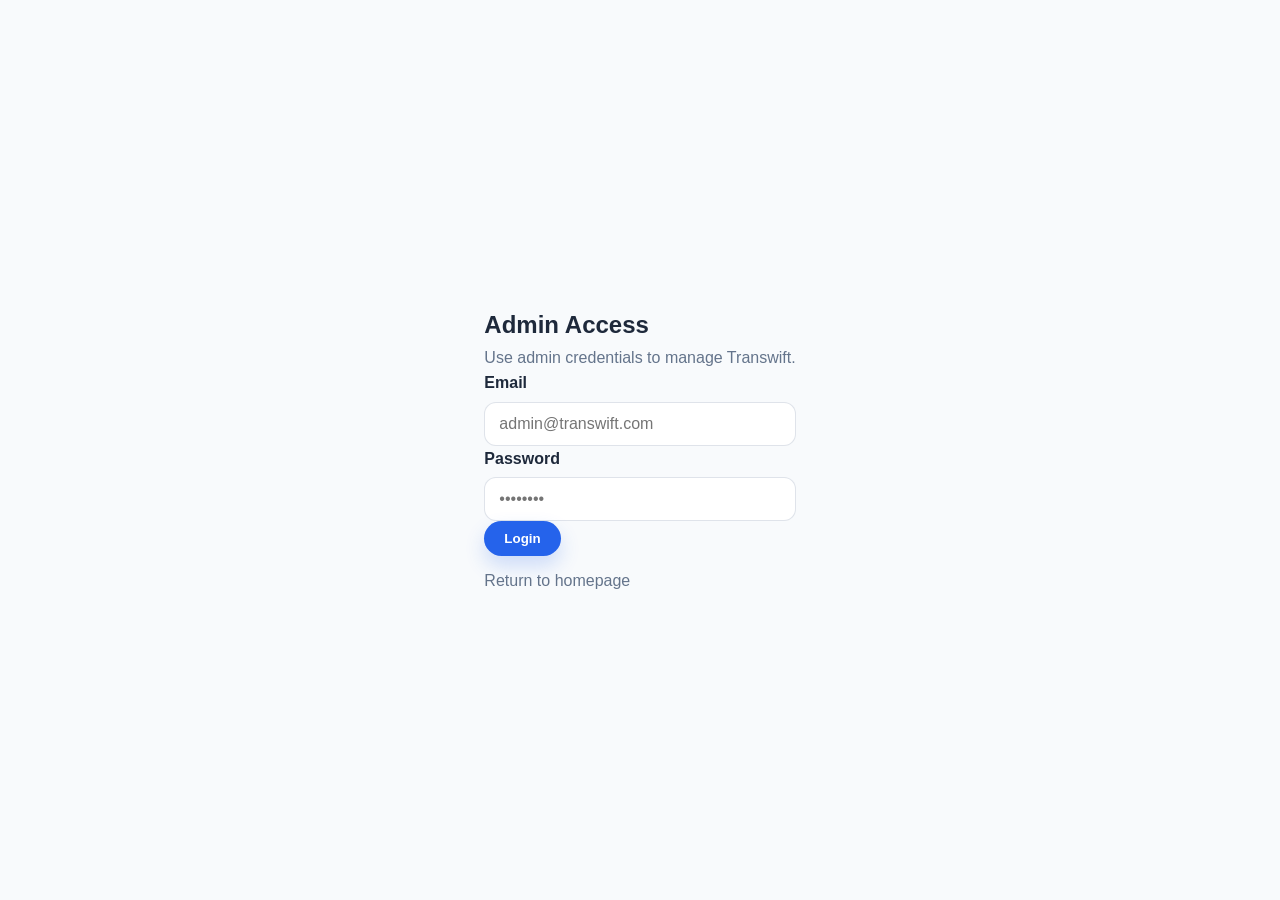
<file: admin/rates.html>
<!DOCTYPE html>
<html lang="en">
<head>
  <meta charset="UTF-8" />
  <meta name="viewport" content="width=device-width, initial-scale=1.0" />
  <title>Rates | Transwift Admin</title>
  <meta name="description" content="Manage USD/BDT exchange rates." />
  <link rel="icon" type="image/svg+xml" href="../assets/images/favicon.svg" />
  <link rel="stylesheet" href="../css/style.css" />
  <link rel="stylesheet" href="../css/admin.css" />
  <script defer src="../js/main.js"></script>
  <script defer src="../js/admin.js"></script>
</head>
<body>
  <header class="admin-header">
    <h1>Transwift Admin</h1>
    <nav>
      <a href="dashboard.html">Overview</a>
      <a href="orders.html">Orders</a>
      <a href="users.html">Users</a>
      <a class="active" href="rates.html">Rates</a>
      <button class="btn ghost" id="adminLogout">Logout</button>
    </nav>
  </header>

  <main class="admin-dashboard">
    <section class="card">
      <h2>Exchange Settings</h2>
      <form id="rateForm" class="rate-form">
        <label>Buy Rate (BDT/USD)
          <input type="number" step="0.01" id="adminBuyRate" required />
        </label>
        <label>Sell Rate (BDT/USD)
          <input type="number" step="0.01" id="adminSellRate" required />
        </label>
        <label>Minimum Order (USD)
          <input type="number" step="0.01" id="adminMinOrder" required />
        </label>
        <label>Payment Gateways (comma separated)
          <textarea id="adminGateways" rows="4" placeholder="Binance, Redotpay, Payoneer, bKash"></textarea>
        </label>
        <button class="btn primary" type="submit">Save Rates</button>
        <p class="helper" id="rateStatus"></p>
      </form>
    </section>
  </main>
</body>
</html>
</file>
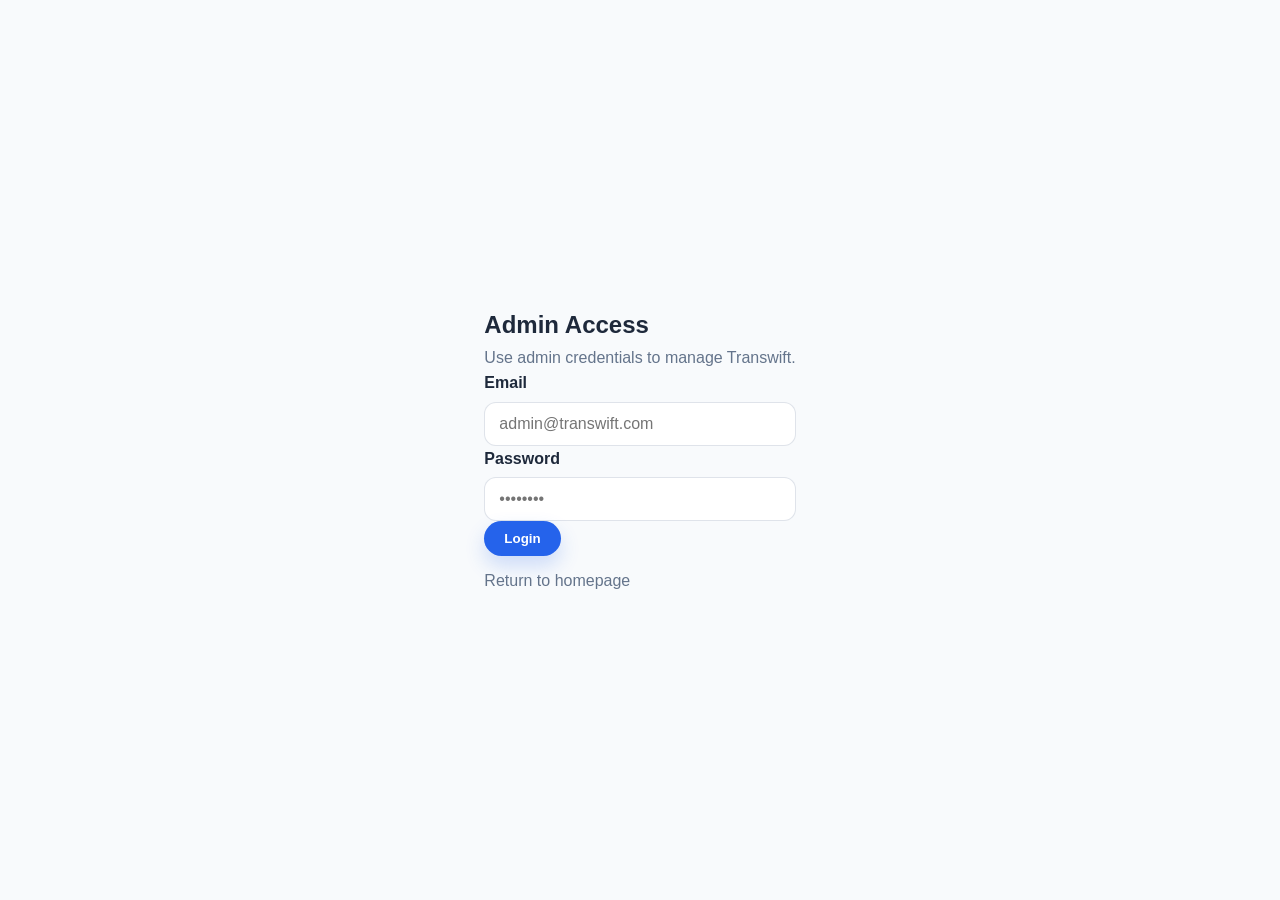
<file: admin/users.html>
<!DOCTYPE html>
<html lang="en">
<head>
  <meta charset="UTF-8" />
  <meta name="viewport" content="width=device-width, initial-scale=1.0" />
  <title>Users | Transwift Admin</title>
  <meta name="description" content="View registered Transwift users." />
  <link rel="icon" type="image/svg+xml" href="../assets/images/favicon.svg" />
  <link rel="stylesheet" href="../css/style.css" />
  <link rel="stylesheet" href="../css/admin.css" />
  <script defer src="../js/main.js"></script>
  <script defer src="../js/admin.js"></script>
</head>
<body>
  <header class="admin-header">
    <h1>Transwift Admin</h1>
    <nav>
      <a href="dashboard.html">Overview</a>
      <a href="orders.html">Orders</a>
      <a class="active" href="users.html">Users</a>
      <a href="rates.html">Rates</a>
      <button class="btn ghost" id="adminLogout">Logout</button>
    </nav>
  </header>

  <main class="admin-dashboard">
    <section class="card">
      <h2>Registered Users</h2>
      <table>
        <thead>
          <tr>
            <th>Name</th>
            <th>Email</th>
            <th>Phone</th>
            <th>Registered</th>
          </tr>
        </thead>
        <tbody id="adminUsersTable"></tbody>
      </table>
    </section>
  </main>
</body>
</html>
</file>
<file: css/style.css>
:root {
  --primary: #2563eb;
  --secondary: #1e40af;
  --accent: #10b981;
  --warning: #f59e0b;
  --error: #ef4444;
  --bg: #f8fafc;
  --text: #1e293b;
  --muted: #64748b;
  --white: #ffffff;
  --radius: 16px;
  --shadow: 0 20px 40px rgba(15, 23, 42, 0.08);
}

* {
  box-sizing: border-box;
  margin: 0;
  padding: 0;
  font-family: "Inter", "Segoe UI", sans-serif;
}

body {
  background: var(--bg);
  color: var(--text);
  line-height: 1.6;
}

a {
  text-decoration: none;
  color: inherit;
}

img {
  max-width: 100%;
  display: block;
}

.site-header {
  background: var(--white);
  position: sticky;
  top: 0;
  z-index: 10;
  box-shadow: 0 6px 18px rgba(15, 23, 42, 0.04);
}

.site-header.compact {
  position: static;
  box-shadow: none;
}

.navbar {
  display: flex;
  align-items: center;
  justify-content: space-between;
  padding: 20px 8%;
  gap: 16px;
}

.logo {
  font-size: 1.4rem;
  font-weight: 700;
  color: var(--primary);
}

.nav-links {
  display: flex;
  gap: 16px;
  align-items: center;
}

.nav-links a {
  font-weight: 500;
  color: var(--muted);
}

.nav-links a.active {
  color: var(--primary);
}

.nav-toggle {
  display: none;
  background: none;
  border: none;
  font-size: 1.5rem;
  cursor: pointer;
}

.btn {
  padding: 10px 20px;
  border-radius: 999px;
  border: none;
  font-weight: 600;
  cursor: pointer;
  transition: transform 0.2s ease, box-shadow 0.2s ease;
}

.btn.primary {
  background: var(--primary);
  color: var(--white);
  box-shadow: 0 10px 20px rgba(37, 99, 235, 0.2);
}

.btn.secondary {
  background: rgba(37, 99, 235, 0.1);
  color: var(--primary);
}

.btn.ghost {
  background: transparent;
  border: 1px solid rgba(148, 163, 184, 0.4);
  color: var(--muted);
}

.btn:hover {
  transform: translateY(-1px);
  box-shadow: 0 12px 24px rgba(15, 23, 42, 0.08);
}

.hero {
  display: grid;
  grid-template-columns: repeat(auto-fit, minmax(280px, 1fr));
  gap: 32px;
  align-items: center;
  padding: 80px 8% 40px;
}

.hero-content h1 {
  font-size: clamp(2.3rem, 3vw, 3.4rem);
  margin: 12px 0 16px;
}

.lead {
  color: var(--muted);
  max-width: 560px;
}

.hero-actions {
  display: flex;
  gap: 16px;
  margin-top: 24px;
  flex-wrap: wrap;
}

.pill {
  display: inline-flex;
  padding: 6px 12px;
  border-radius: 999px;
  background: rgba(16, 185, 129, 0.12);
  color: var(--accent);
  font-weight: 600;
}

.hero-card {
  background: var(--white);
  padding: 28px;
  border-radius: var(--radius);
  box-shadow: var(--shadow);
}

.rate-grid {
  display: grid;
  grid-template-columns: repeat(2, 1fr);
  gap: 16px;
  margin: 16px 0;
}

.rate-grid strong {
  font-size: 1.6rem;
}

.rate-updated {
  color: var(--muted);
  font-size: 0.9rem;
}

.trend {
  display: flex;
  gap: 12px;
  margin-top: 12px;
}

.trend-indicator {
  padding: 4px 10px;
  border-radius: 999px;
  font-size: 0.8rem;
  font-weight: 600;
}

.trend-indicator.up {
  background: rgba(16, 185, 129, 0.15);
  color: var(--accent);
}

.trend-indicator.down {
  background: rgba(239, 68, 68, 0.12);
  color: var(--error);
}

.section {
  padding: 40px 8% 20px;
}

.section-header {
  display: flex;
  flex-direction: column;
  gap: 8px;
  margin-bottom: 24px;
}

.section-header p {
  color: var(--muted);
}

.card {
  background: var(--white);
  border-radius: var(--radius);
  padding: 24px;
  box-shadow: var(--shadow);
}

.calculator {
  display: grid;
  gap: 16px;
  grid-template-columns: repeat(auto-fit, minmax(200px, 1fr));
  align-items: end;
}

label {
  display: flex;
  flex-direction: column;
  gap: 6px;
  font-weight: 600;
  color: var(--text);
}

input,
select,
textarea {
  padding: 12px 14px;
  border-radius: 12px;
  border: 1px solid rgba(148, 163, 184, 0.3);
  background: #fff;
  font-size: 1rem;
}

.features .feature-grid {
  display: grid;
  gap: 20px;
  grid-template-columns: repeat(auto-fit, minmax(220px, 1fr));
}

.site-footer {
  display: grid;
  grid-template-columns: repeat(auto-fit, minmax(200px, 1fr));
  gap: 24px;
  padding: 40px 8%;
  background: #0f172a;
  color: #e2e8f0;
  margin-top: 60px;
}

.site-footer a {
  color: #cbd5f5;
  display: block;
  margin-top: 8px;
}

.muted {
  color: var(--muted);
}

.helper {
  color: var(--muted);
  margin-top: 12px;
}

.badge {
  display: inline-flex;
  padding: 4px 10px;
  border-radius: 999px;
  font-size: 0.8rem;
  font-weight: 600;
}

.badge.pending {
  background: rgba(245, 158, 11, 0.15);
  color: var(--warning);
}

.badge.completed {
  background: rgba(16, 185, 129, 0.15);
  color: var(--accent);
}

.badge.cancelled {
  background: rgba(239, 68, 68, 0.15);
  color: var(--error);
}

.modal {
  position: fixed;
  inset: 0;
  background: rgba(15, 23, 42, 0.4);
  display: none;
  align-items: center;
  justify-content: center;
  padding: 24px;
}

.modal.active {
  display: flex;
}

.modal-content {
  background: var(--white);
  padding: 24px;
  border-radius: var(--radius);
  max-width: 380px;
  text-align: center;
  box-shadow: var(--shadow);
}

.toast {
  position: fixed;
  top: 20px;
  right: 20px;
  background: var(--primary);
  color: var(--white);
  padding: 12px 18px;
  border-radius: 12px;
  box-shadow: var(--shadow);
  z-index: 20;
  opacity: 0;
  transform: translateY(-10px);
  transition: all 0.3s ease;
}

.toast.show {
  opacity: 1;
  transform: translateY(0);
}

@media (max-width: 900px) {
  .nav-links {
    position: absolute;
    top: 72px;
    right: 8%;
    background: var(--white);
    flex-direction: column;
    padding: 16px;
    border-radius: 16px;
    box-shadow: var(--shadow);
    display: none;
  }

  .nav-links.open {
    display: flex;
  }

  .nav-toggle {
    display: inline-flex;
  }
}

@media (max-width: 700px) {
  .hero {
    padding: 60px 8% 20px;
  }

  .navbar {
    padding: 18px 6%;
  }
}
</file>
<file: css/dashboard.css>
.dashboard,
.order-page,
.transactions-page,
.contact-page {
  padding: 40px 8% 60px;
  display: grid;
  gap: 32px;
}

.dashboard-hero {
  display: flex;
  justify-content: space-between;
  gap: 24px;
  flex-wrap: wrap;
}

.dashboard-card {
  background: var(--white);
  padding: 20px;
  border-radius: var(--radius);
  box-shadow: var(--shadow);
  min-width: 240px;
}

.stats-grid {
  display: grid;
  gap: 20px;
  grid-template-columns: repeat(auto-fit, minmax(200px, 1fr));
}

.recent-orders table,
.transactions-page table,
.admin-dashboard table {
  width: 100%;
  border-collapse: collapse;
}

th,
td {
  text-align: left;
  padding: 12px;
  border-bottom: 1px solid rgba(148, 163, 184, 0.2);
}

tr:nth-child(even) {
  background: #f1f5f9;
}

.order-page {
  grid-template-columns: repeat(auto-fit, minmax(280px, 1fr));
}

.order-form form {
  display: grid;
  gap: 14px;
}

.order-result {
  background: rgba(37, 99, 235, 0.08);
  padding: 12px;
  border-radius: 12px;
  font-weight: 600;
}

.filters {
  display: flex;
  gap: 12px;
  flex-wrap: wrap;
}

.contact-card form {
  display: grid;
  gap: 14px;
}
</file>
<file: css/auth.css>
.auth-container {
  display: flex;
  justify-content: center;
  align-items: center;
  padding: 80px 16px;
}

.auth-card {
  background: var(--white);
  padding: 32px;
  border-radius: var(--radius);
  box-shadow: var(--shadow);
  width: min(420px, 100%);
  display: grid;
  gap: 16px;
}

.auth-card form {
  display: grid;
  gap: 14px;
}

.checkbox {
  flex-direction: row;
  align-items: center;
  gap: 10px;
  font-weight: 500;
}

.checkbox input {
  width: 18px;
  height: 18px;
}
</file>
<file: css/admin.css>
.admin-header {
  background: #0f172a;
  color: #e2e8f0;
  padding: 24px 8%;
  display: flex;
  flex-wrap: wrap;
  align-items: center;
  justify-content: space-between;
  gap: 16px;
}

.admin-header nav {
  display: flex;
  gap: 16px;
  flex-wrap: wrap;
  align-items: center;
}

.admin-header a {
  color: #cbd5f5;
  font-weight: 500;
}

.admin-header a.active {
  color: #fff;
}

.admin-dashboard {
  padding: 40px 8% 60px;
  display: grid;
  gap: 24px;
}

.admin-login {
  display: grid;
  place-items: center;
  min-height: 100vh;
  padding: 20px;
}

.rate-form {
  display: grid;
  gap: 16px;
  max-width: 420px;
}

.action-btn {
  padding: 6px 12px;
  border-radius: 999px;
  border: none;
  cursor: pointer;
  font-weight: 600;
}

.action-btn.approve {
  background: rgba(16, 185, 129, 0.15);
  color: var(--accent);
}

.action-btn.reject {
  background: rgba(239, 68, 68, 0.15);
  color: var(--error);
}
</file>
